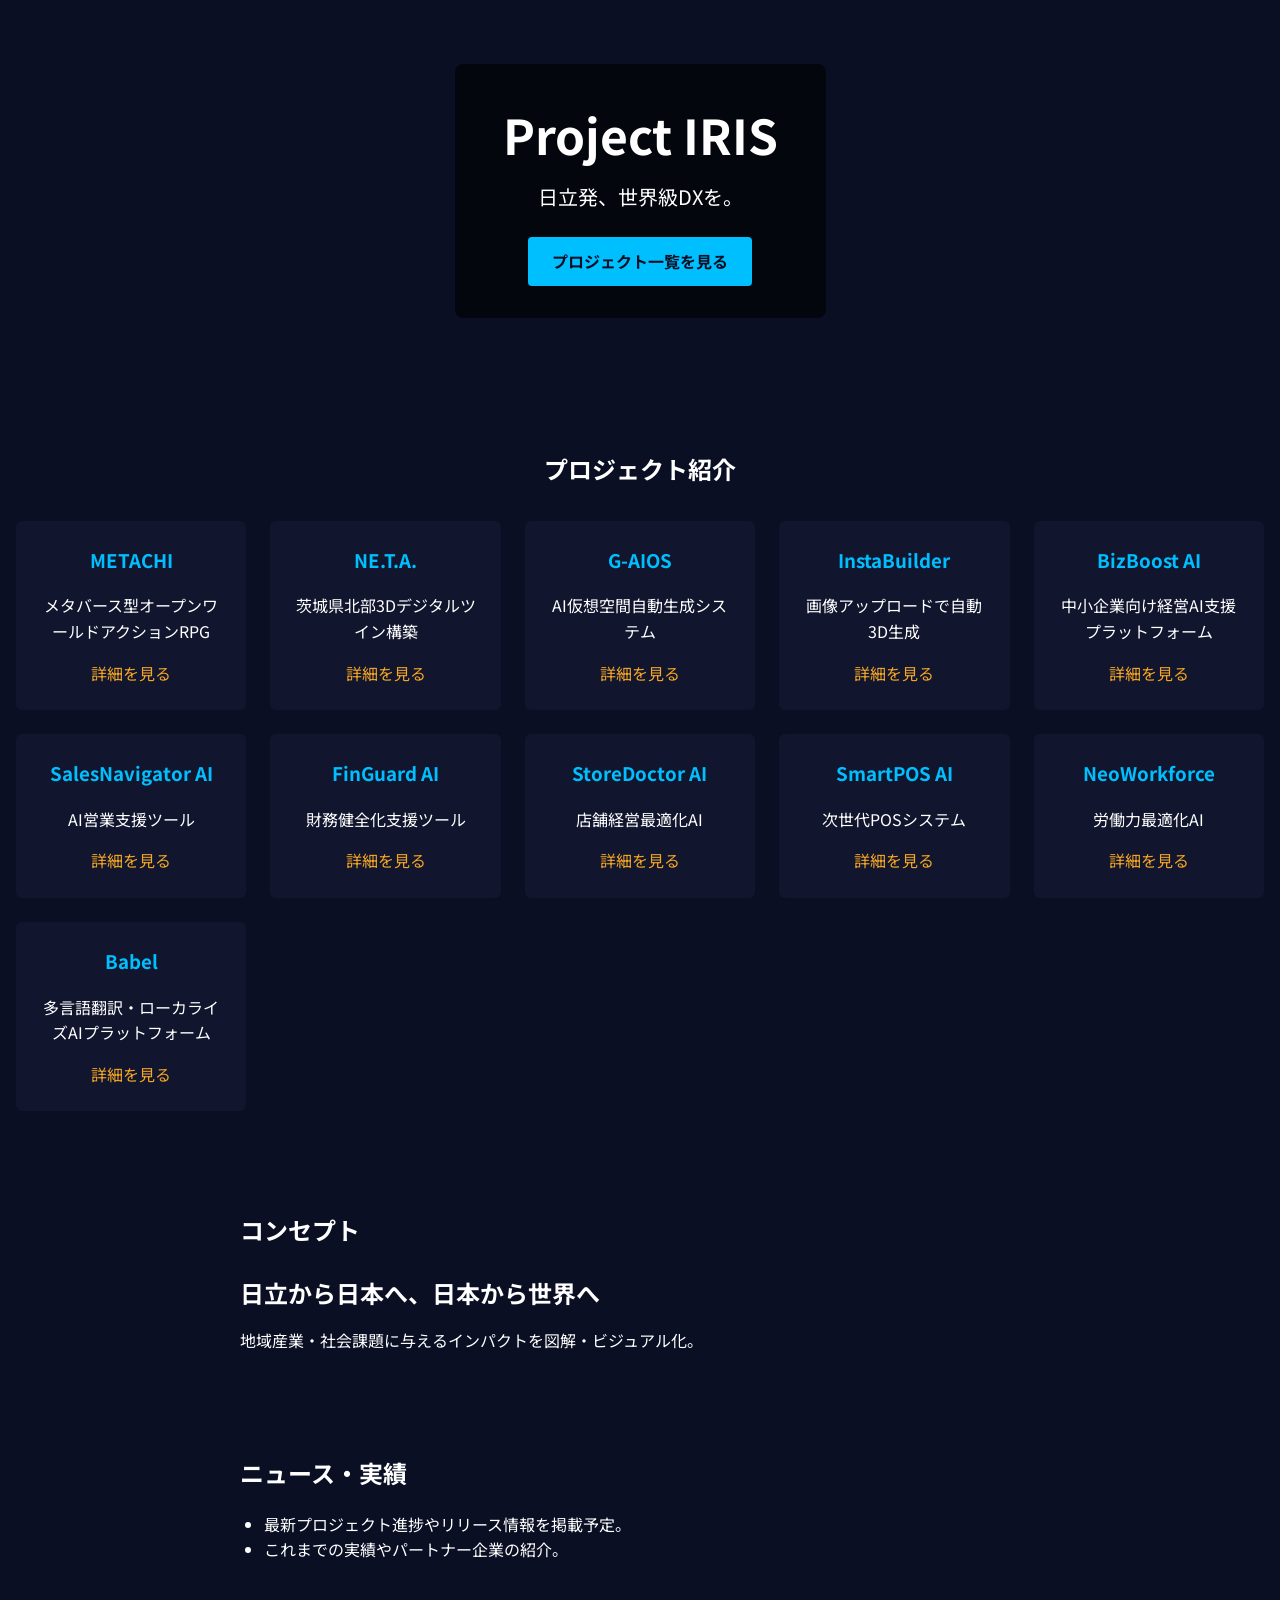
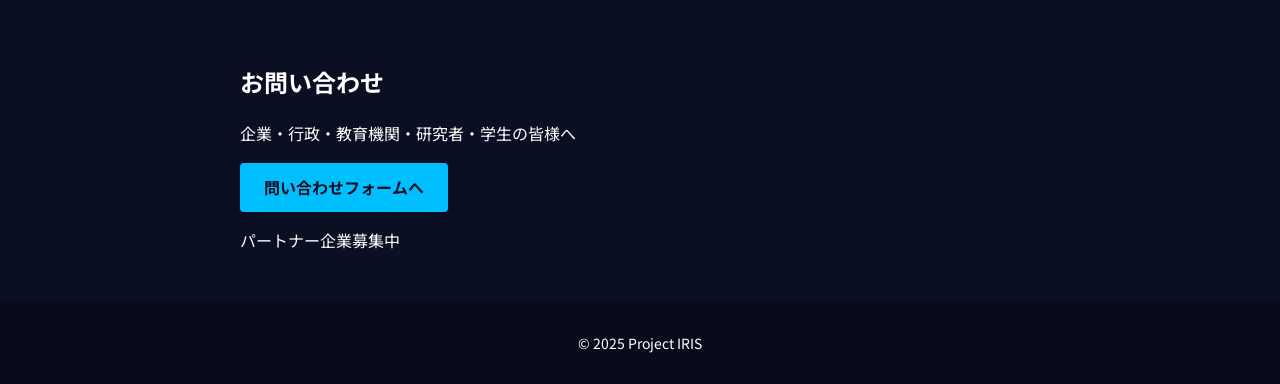
<file: index.html>
<!DOCTYPE html>
<html lang="ja">
<head>
    <meta charset="UTF-8">
    <meta name="viewport" content="width=device-width, initial-scale=1.0">
    <title>Project IRIS</title>
    <link rel="preconnect" href="https://fonts.googleapis.com">
    <link href="https://fonts.googleapis.com/css2?family=Roboto:wght@400;700&family=Inter:wght@400;700&family=Noto+Sans+JP:wght@400;700&display=swap" rel="stylesheet">
    <link rel="stylesheet" href="style.css">
</head>
<body>
    <header class="hero">
        <div class="hero-inner">
            <h1>Project IRIS</h1>
            <p class="tagline">日立発、世界級DXを。</p>
            <a href="#projects" class="cta">プロジェクト一覧を見る</a>
        </div>
    </header>

    <main>
        <section id="projects" class="projects">
            <h2>プロジェクト紹介</h2>
            <div class="project-grid">
                <div class="project-card">
                    <h3>METACHI</h3>
                    <p>メタバース型オープンワールドアクションRPG</p>
                    <a href="projects/metachi.html">詳細を見る</a>
                </div>
                <div class="project-card">
                    <h3>NE.T.A.</h3>
                    <p>茨城県北部3Dデジタルツイン構築</p>
                    <a href="projects/neta.html">詳細を見る</a>
                </div>
                <div class="project-card">
                    <h3>G-AIOS</h3>
                    <p>AI仮想空間自動生成システム</p>
                    <a href="projects/g-aios.html">詳細を見る</a>
                </div>
                <div class="project-card">
                    <h3>InstaBuilder</h3>
                    <p>画像アップロードで自動3D生成</p>
                    <a href="projects/instabuilder.html">詳細を見る</a>
                </div>
                <div class="project-card">
                    <h3>BizBoost AI</h3>
                    <p>中小企業向け経営AI支援プラットフォーム</p>
                    <a href="projects/bizboost-ai.html">詳細を見る</a>
                </div>
                <div class="project-card">
                    <h3>SalesNavigator AI</h3>
                    <p>AI営業支援ツール</p>
                    <a href="projects/salesnavigator-ai.html">詳細を見る</a>
                </div>
                <div class="project-card">
                    <h3>FinGuard AI</h3>
                    <p>財務健全化支援ツール</p>
                    <a href="projects/finguard-ai.html">詳細を見る</a>
                </div>
                <div class="project-card">
                    <h3>StoreDoctor AI</h3>
                    <p>店舗経営最適化AI</p>
                    <a href="projects/storedoctor-ai.html">詳細を見る</a>
                </div>
                <div class="project-card">
                    <h3>SmartPOS AI</h3>
                    <p>次世代POSシステム</p>
                    <a href="projects/smartpos-ai.html">詳細を見る</a>
                </div>
                <div class="project-card">
                    <h3>NeoWorkforce</h3>
                    <p>労働力最適化AI</p>
                    <a href="projects/neoworkforce.html">詳細を見る</a>
                </div>
                <div class="project-card">
                    <h3>Babel</h3>
                    <p>多言語翻訳・ローカライズAIプラットフォーム</p>
                    <a href="projects/babel.html">詳細を見る</a>
                </div>
            </div>
        </section>

        <section class="concept">
            <h2>コンセプト</h2>
            <p class="catch">日立から日本へ、日本から世界へ</p>
            <p>地域産業・社会課題に与えるインパクトを図解・ビジュアル化。</p>
        </section>

        <section class="news">
            <h2>ニュース・実績</h2>
            <ul>
                <li>最新プロジェクト進捗やリリース情報を掲載予定。</li>
                <li>これまでの実績やパートナー企業の紹介。</li>
            </ul>
        </section>

        <section id="contact" class="contact">
            <h2>お問い合わせ</h2>
            <p>企業・行政・教育機関・研究者・学生の皆様へ</p>
            <a href="mailto:info@example.com" class="cta">問い合わせフォームへ</a>
            <p>パートナー企業募集中</p>
        </section>
    </main>

    <footer>
        <p>&copy; 2025 Project IRIS</p>
    </footer>
</body>
</html>
</file>
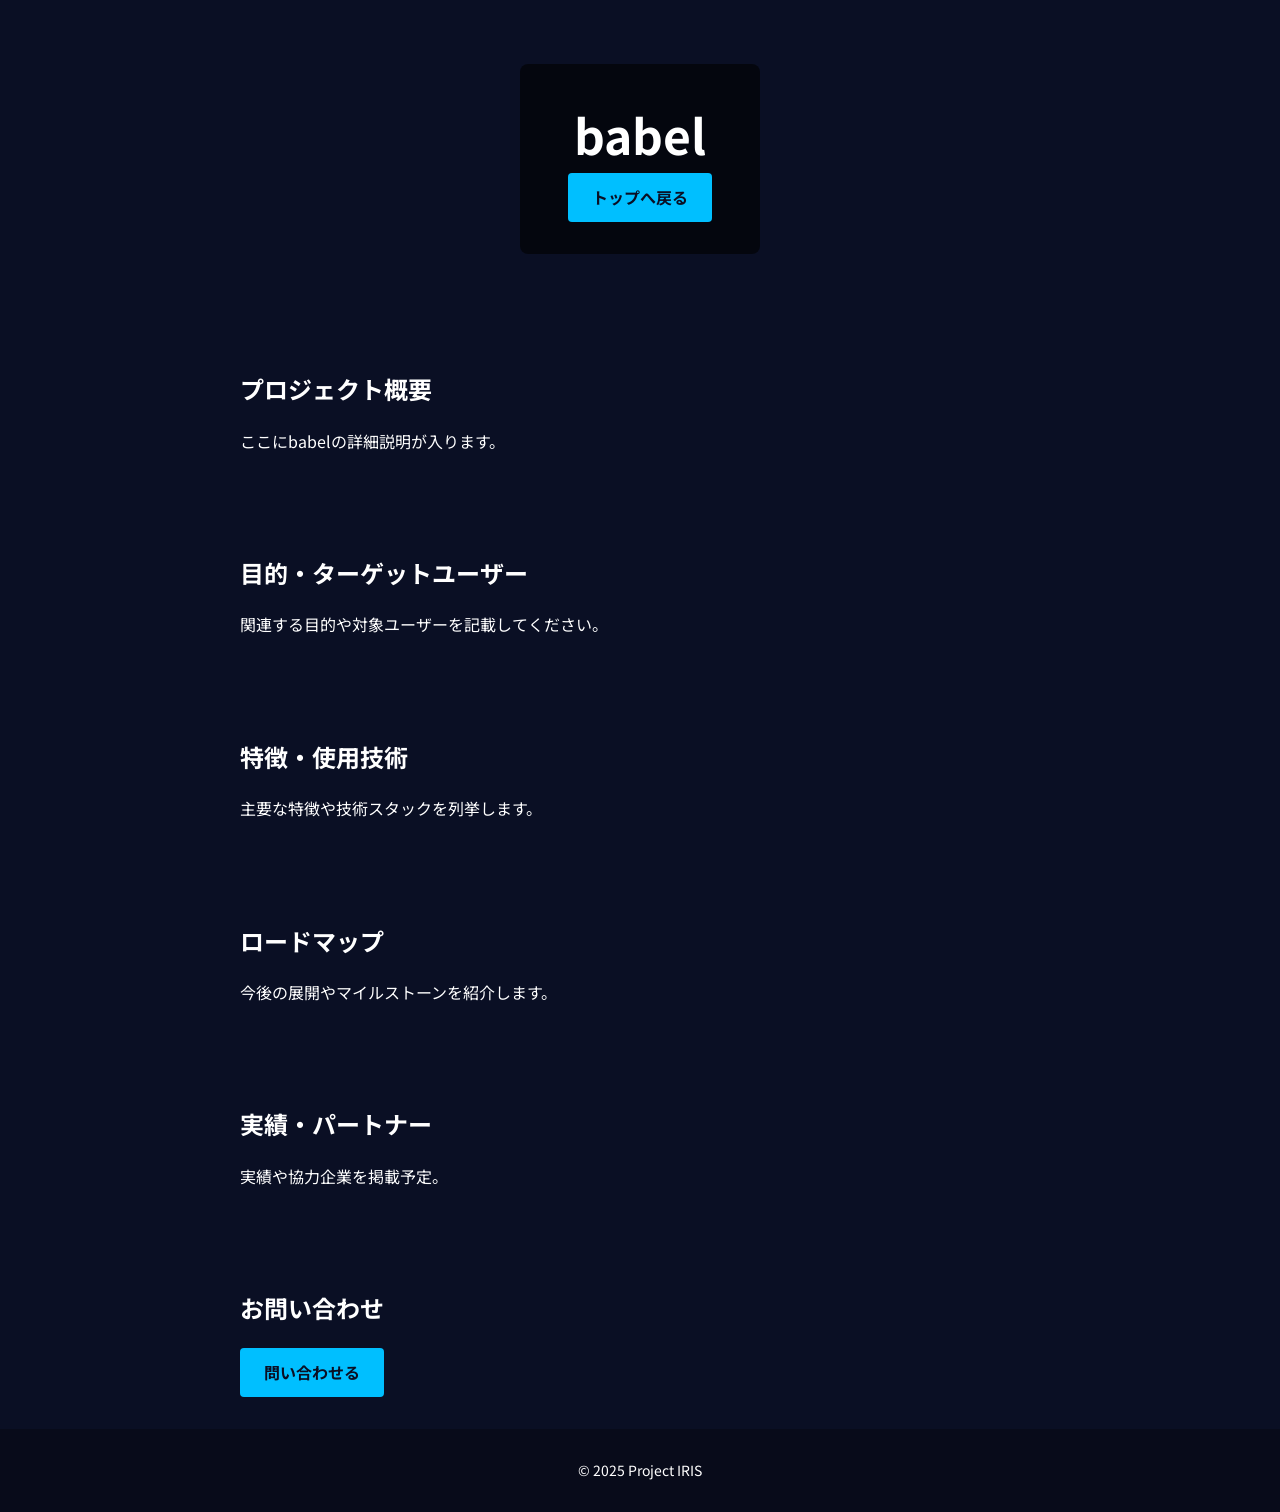
<file: projects/babel.html>
<!DOCTYPE html>
<html lang="ja">
<head>
    <meta charset="UTF-8">
    <meta name="viewport" content="width=device-width, initial-scale=1.0">
    <title>Project IRIS - babel</title>
    <link rel="preconnect" href="https://fonts.googleapis.com">
    <link href="https://fonts.googleapis.com/css2?family=Roboto:wght@400;700&family=Inter:wght@400;700&family=Noto+Sans+JP:wght@400;700&display=swap" rel="stylesheet">
    <link rel="stylesheet" href="../style.css">
</head>
<body>
    <header class="hero">
        <div class="hero-inner">
            <h1>babel</h1>
            <a href="../index.html" class="cta">トップへ戻る</a>
        </div>
    </header>
    <main>
        <section class="concept">
            <h2>プロジェクト概要</h2>
            <p>ここにbabelの詳細説明が入ります。</p>
        </section>
        <section class="concept">
            <h2>目的・ターゲットユーザー</h2>
            <p>関連する目的や対象ユーザーを記載してください。</p>
        </section>
        <section class="concept">
            <h2>特徴・使用技術</h2>
            <p>主要な特徴や技術スタックを列挙します。</p>
        </section>
        <section class="concept">
            <h2>ロードマップ</h2>
            <p>今後の展開やマイルストーンを紹介します。</p>
        </section>
        <section class="concept">
            <h2>実績・パートナー</h2>
            <p>実績や協力企業を掲載予定。</p>
        </section>
        <section class="contact">
            <h2>お問い合わせ</h2>
            <a href="mailto:info@example.com" class="cta">問い合わせる</a>
        </section>
    </main>
    <footer>
        <p>&copy; 2025 Project IRIS</p>
    </footer>
</body>
</html>
</file>
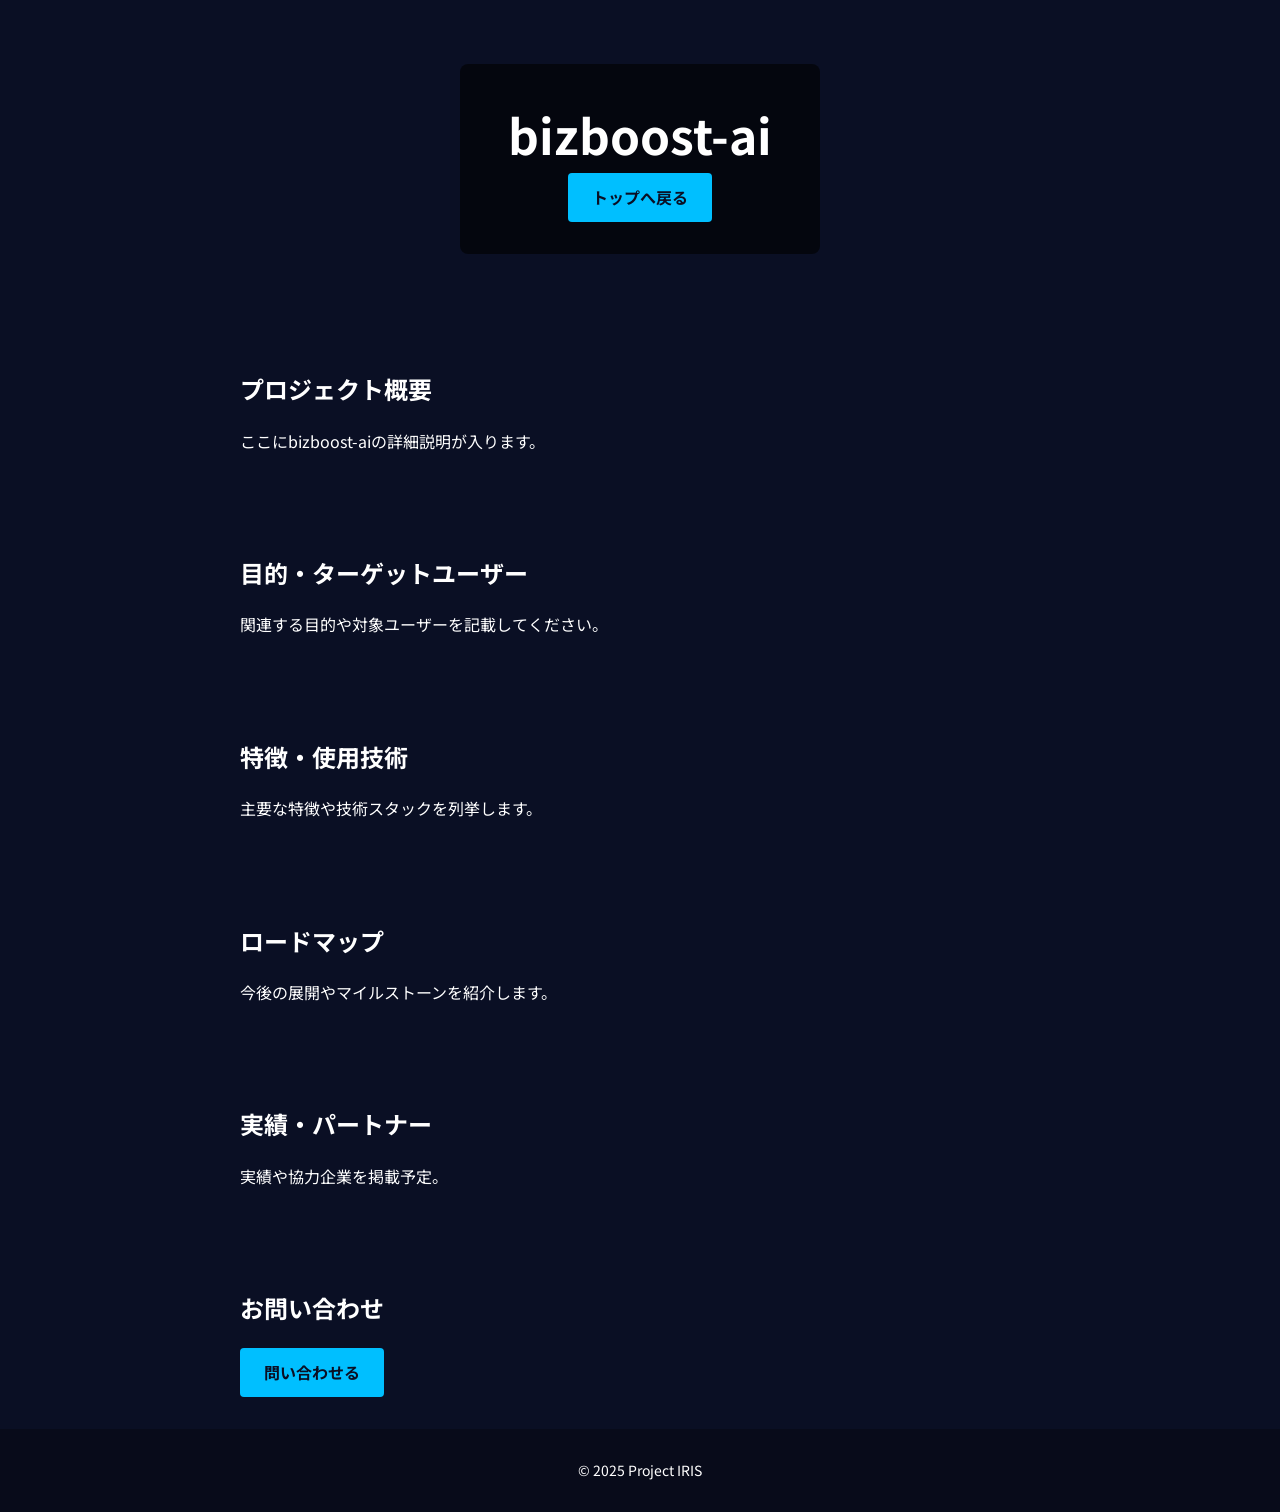
<file: projects/bizboost-ai.html>
<!DOCTYPE html>
<html lang="ja">
<head>
    <meta charset="UTF-8">
    <meta name="viewport" content="width=device-width, initial-scale=1.0">
    <title>Project IRIS - bizboost-ai</title>
    <link rel="preconnect" href="https://fonts.googleapis.com">
    <link href="https://fonts.googleapis.com/css2?family=Roboto:wght@400;700&family=Inter:wght@400;700&family=Noto+Sans+JP:wght@400;700&display=swap" rel="stylesheet">
    <link rel="stylesheet" href="../style.css">
</head>
<body>
    <header class="hero">
        <div class="hero-inner">
            <h1>bizboost-ai</h1>
            <a href="../index.html" class="cta">トップへ戻る</a>
        </div>
    </header>
    <main>
        <section class="concept">
            <h2>プロジェクト概要</h2>
            <p>ここにbizboost-aiの詳細説明が入ります。</p>
        </section>
        <section class="concept">
            <h2>目的・ターゲットユーザー</h2>
            <p>関連する目的や対象ユーザーを記載してください。</p>
        </section>
        <section class="concept">
            <h2>特徴・使用技術</h2>
            <p>主要な特徴や技術スタックを列挙します。</p>
        </section>
        <section class="concept">
            <h2>ロードマップ</h2>
            <p>今後の展開やマイルストーンを紹介します。</p>
        </section>
        <section class="concept">
            <h2>実績・パートナー</h2>
            <p>実績や協力企業を掲載予定。</p>
        </section>
        <section class="contact">
            <h2>お問い合わせ</h2>
            <a href="mailto:info@example.com" class="cta">問い合わせる</a>
        </section>
    </main>
    <footer>
        <p>&copy; 2025 Project IRIS</p>
    </footer>
</body>
</html>
</file>
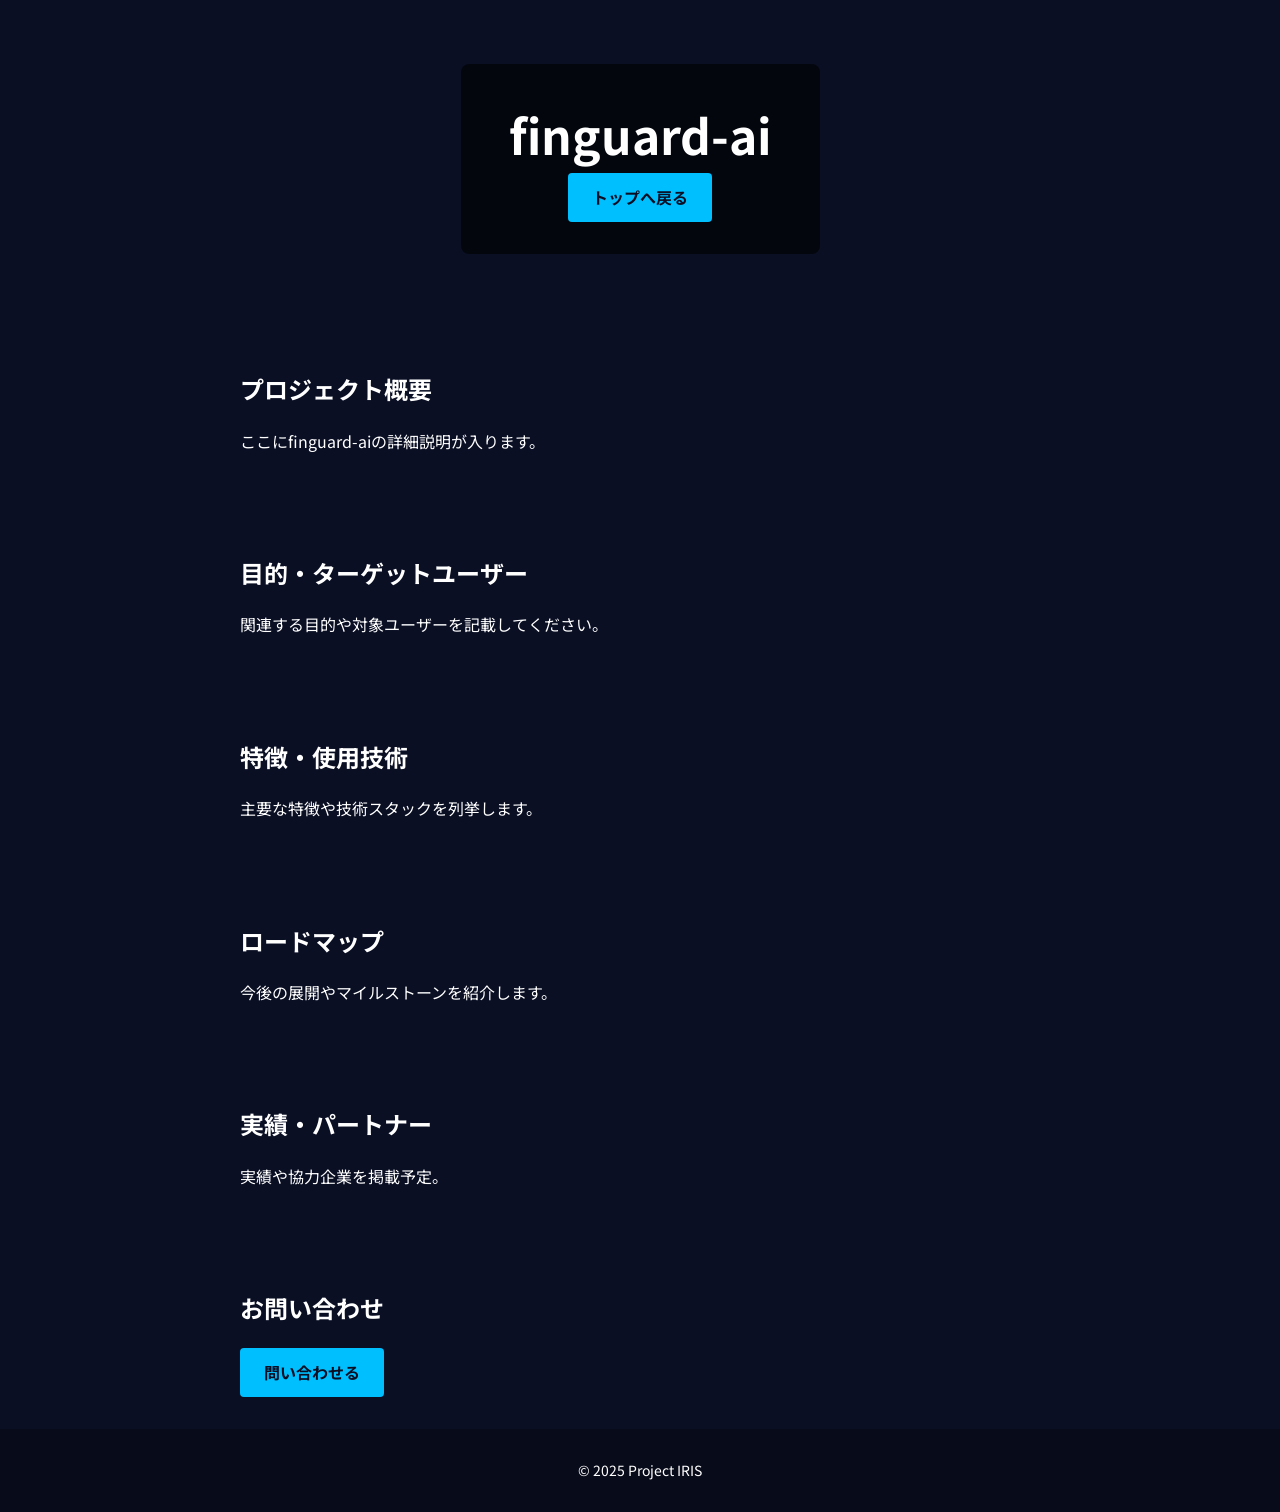
<file: projects/finguard-ai.html>
<!DOCTYPE html>
<html lang="ja">
<head>
    <meta charset="UTF-8">
    <meta name="viewport" content="width=device-width, initial-scale=1.0">
    <title>Project IRIS - finguard-ai</title>
    <link rel="preconnect" href="https://fonts.googleapis.com">
    <link href="https://fonts.googleapis.com/css2?family=Roboto:wght@400;700&family=Inter:wght@400;700&family=Noto+Sans+JP:wght@400;700&display=swap" rel="stylesheet">
    <link rel="stylesheet" href="../style.css">
</head>
<body>
    <header class="hero">
        <div class="hero-inner">
            <h1>finguard-ai</h1>
            <a href="../index.html" class="cta">トップへ戻る</a>
        </div>
    </header>
    <main>
        <section class="concept">
            <h2>プロジェクト概要</h2>
            <p>ここにfinguard-aiの詳細説明が入ります。</p>
        </section>
        <section class="concept">
            <h2>目的・ターゲットユーザー</h2>
            <p>関連する目的や対象ユーザーを記載してください。</p>
        </section>
        <section class="concept">
            <h2>特徴・使用技術</h2>
            <p>主要な特徴や技術スタックを列挙します。</p>
        </section>
        <section class="concept">
            <h2>ロードマップ</h2>
            <p>今後の展開やマイルストーンを紹介します。</p>
        </section>
        <section class="concept">
            <h2>実績・パートナー</h2>
            <p>実績や協力企業を掲載予定。</p>
        </section>
        <section class="contact">
            <h2>お問い合わせ</h2>
            <a href="mailto:info@example.com" class="cta">問い合わせる</a>
        </section>
    </main>
    <footer>
        <p>&copy; 2025 Project IRIS</p>
    </footer>
</body>
</html>
</file>
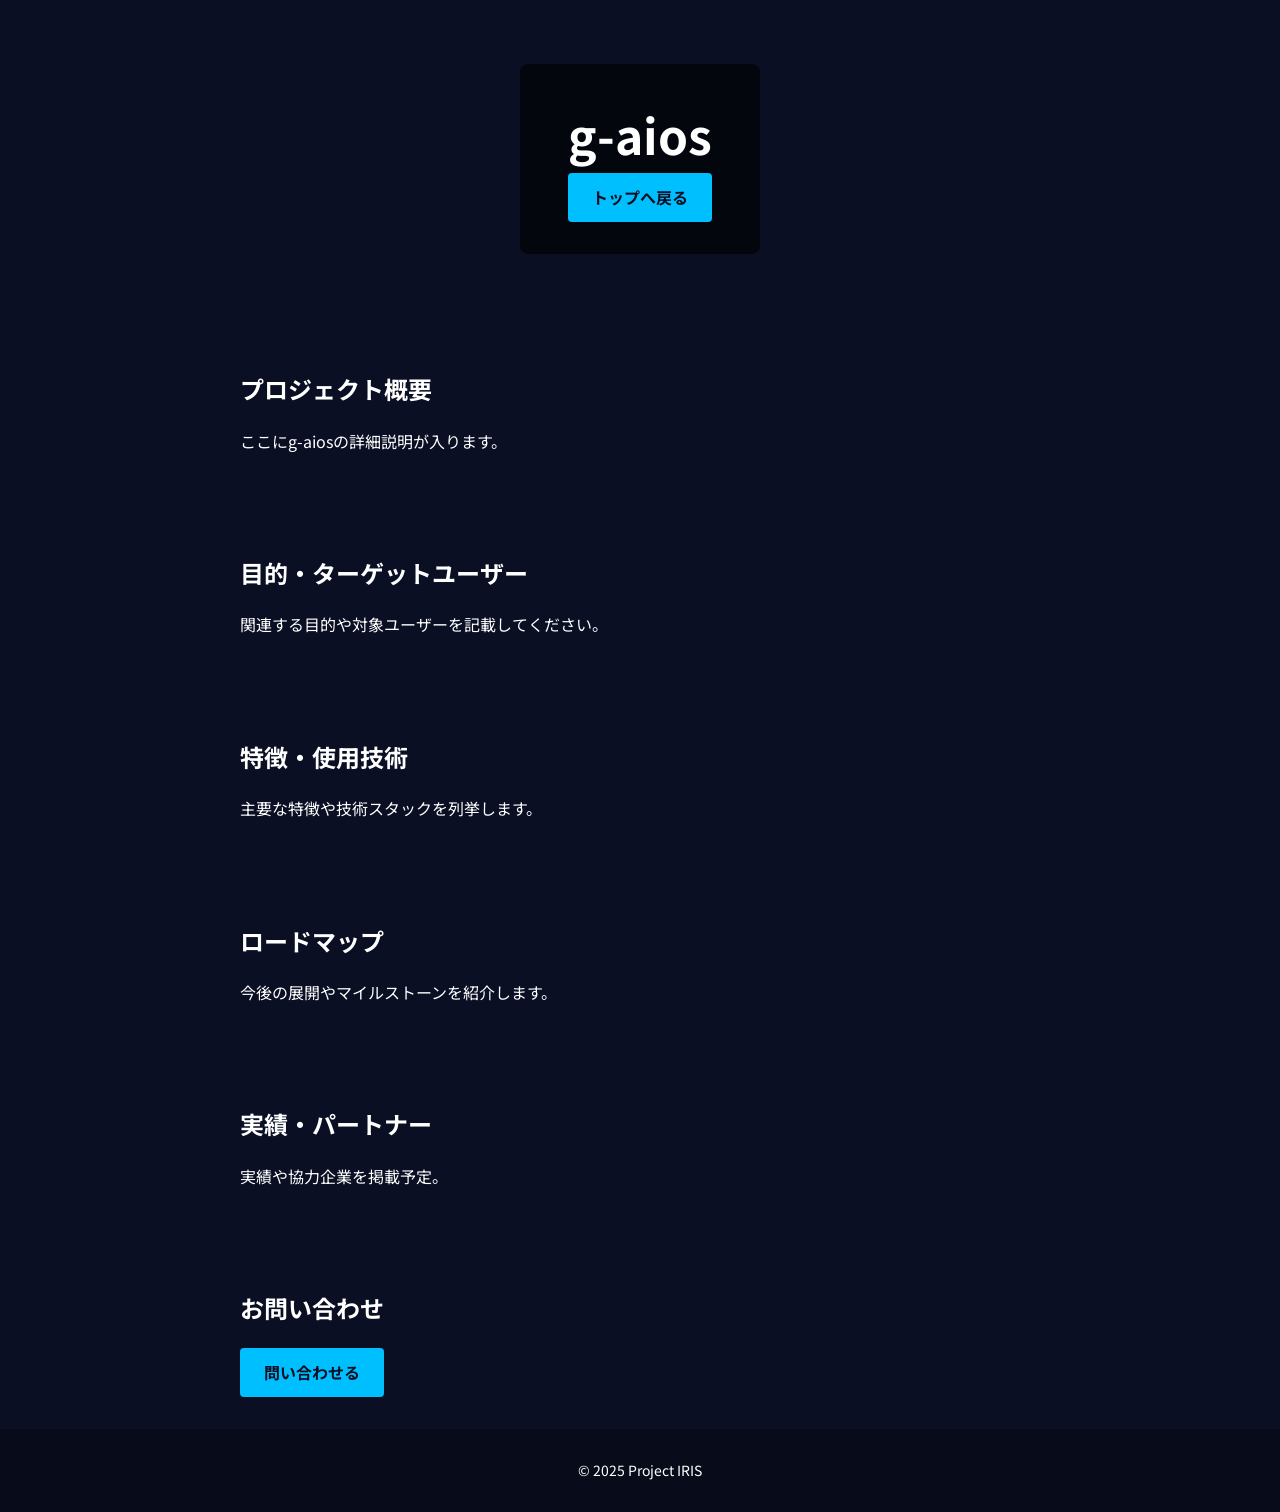
<file: projects/g-aios.html>
<!DOCTYPE html>
<html lang="ja">
<head>
    <meta charset="UTF-8">
    <meta name="viewport" content="width=device-width, initial-scale=1.0">
    <title>Project IRIS - g-aios</title>
    <link rel="preconnect" href="https://fonts.googleapis.com">
    <link href="https://fonts.googleapis.com/css2?family=Roboto:wght@400;700&family=Inter:wght@400;700&family=Noto+Sans+JP:wght@400;700&display=swap" rel="stylesheet">
    <link rel="stylesheet" href="../style.css">
</head>
<body>
    <header class="hero">
        <div class="hero-inner">
            <h1>g-aios</h1>
            <a href="../index.html" class="cta">トップへ戻る</a>
        </div>
    </header>
    <main>
        <section class="concept">
            <h2>プロジェクト概要</h2>
            <p>ここにg-aiosの詳細説明が入ります。</p>
        </section>
        <section class="concept">
            <h2>目的・ターゲットユーザー</h2>
            <p>関連する目的や対象ユーザーを記載してください。</p>
        </section>
        <section class="concept">
            <h2>特徴・使用技術</h2>
            <p>主要な特徴や技術スタックを列挙します。</p>
        </section>
        <section class="concept">
            <h2>ロードマップ</h2>
            <p>今後の展開やマイルストーンを紹介します。</p>
        </section>
        <section class="concept">
            <h2>実績・パートナー</h2>
            <p>実績や協力企業を掲載予定。</p>
        </section>
        <section class="contact">
            <h2>お問い合わせ</h2>
            <a href="mailto:info@example.com" class="cta">問い合わせる</a>
        </section>
    </main>
    <footer>
        <p>&copy; 2025 Project IRIS</p>
    </footer>
</body>
</html>
</file>
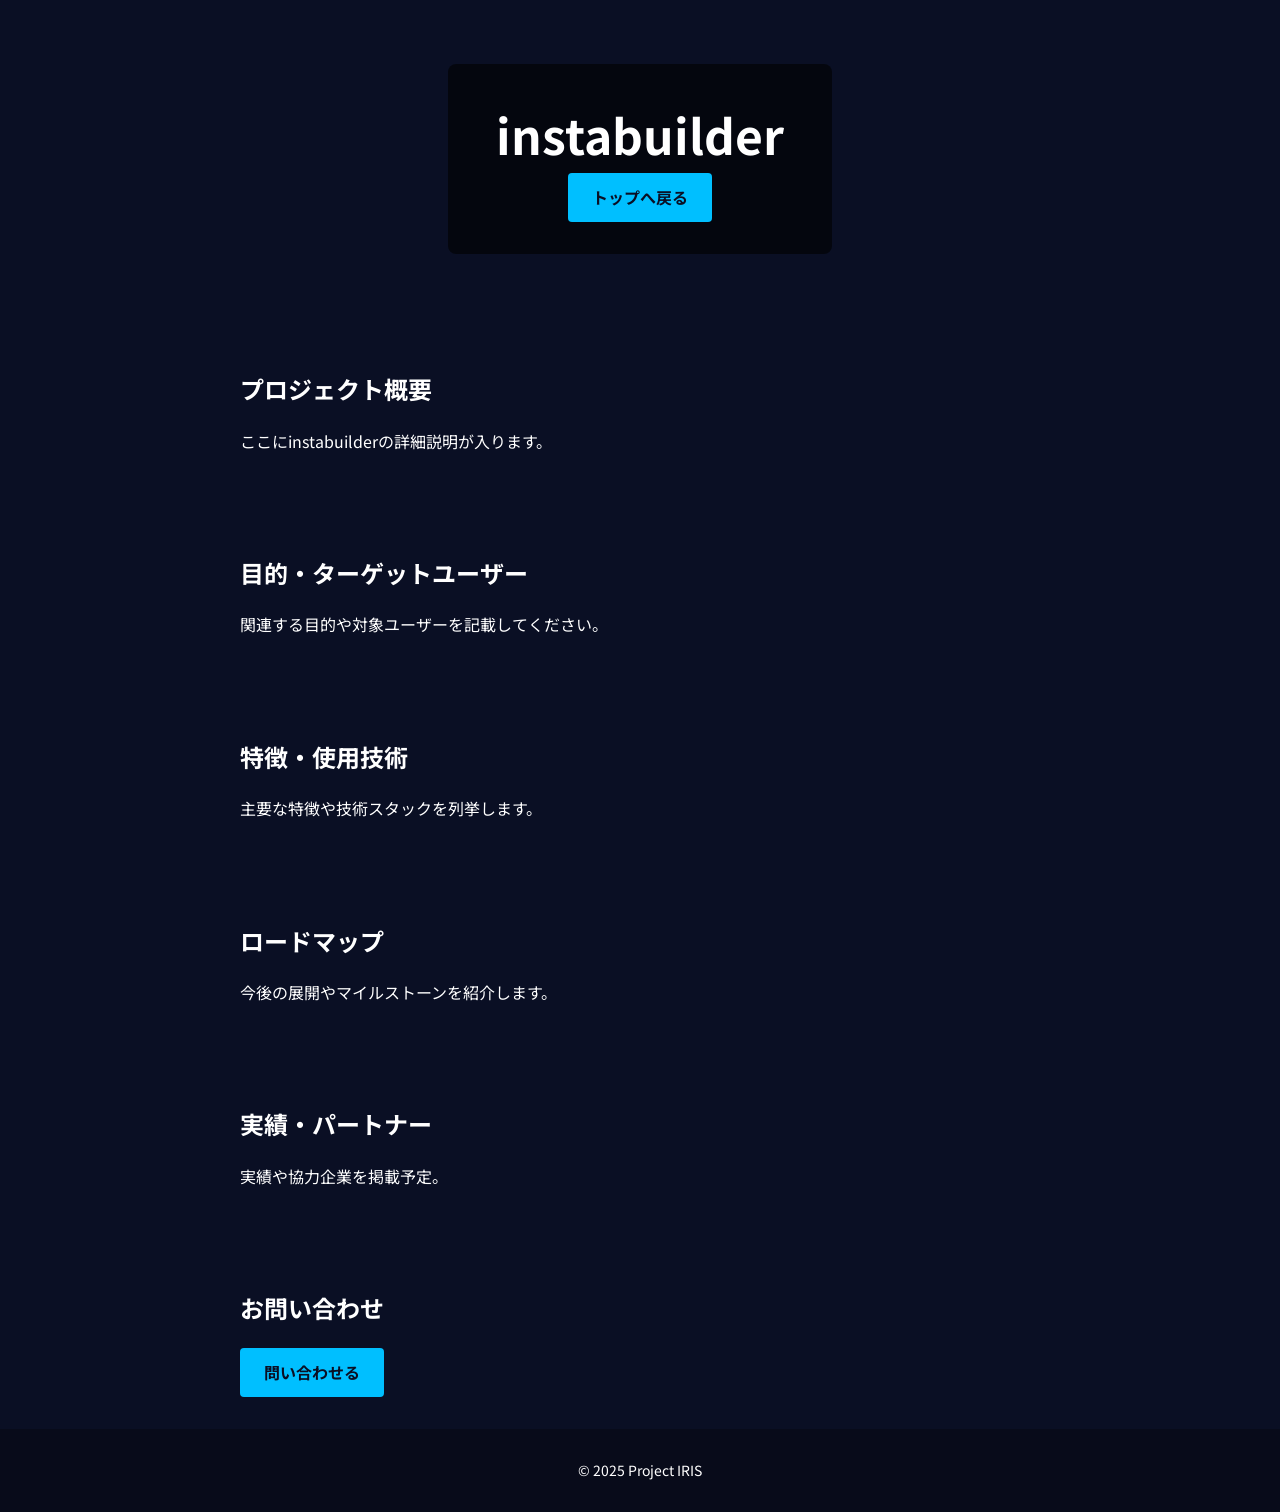
<file: projects/instabuilder.html>
<!DOCTYPE html>
<html lang="ja">
<head>
    <meta charset="UTF-8">
    <meta name="viewport" content="width=device-width, initial-scale=1.0">
    <title>Project IRIS - instabuilder</title>
    <link rel="preconnect" href="https://fonts.googleapis.com">
    <link href="https://fonts.googleapis.com/css2?family=Roboto:wght@400;700&family=Inter:wght@400;700&family=Noto+Sans+JP:wght@400;700&display=swap" rel="stylesheet">
    <link rel="stylesheet" href="../style.css">
</head>
<body>
    <header class="hero">
        <div class="hero-inner">
            <h1>instabuilder</h1>
            <a href="../index.html" class="cta">トップへ戻る</a>
        </div>
    </header>
    <main>
        <section class="concept">
            <h2>プロジェクト概要</h2>
            <p>ここにinstabuilderの詳細説明が入ります。</p>
        </section>
        <section class="concept">
            <h2>目的・ターゲットユーザー</h2>
            <p>関連する目的や対象ユーザーを記載してください。</p>
        </section>
        <section class="concept">
            <h2>特徴・使用技術</h2>
            <p>主要な特徴や技術スタックを列挙します。</p>
        </section>
        <section class="concept">
            <h2>ロードマップ</h2>
            <p>今後の展開やマイルストーンを紹介します。</p>
        </section>
        <section class="concept">
            <h2>実績・パートナー</h2>
            <p>実績や協力企業を掲載予定。</p>
        </section>
        <section class="contact">
            <h2>お問い合わせ</h2>
            <a href="mailto:info@example.com" class="cta">問い合わせる</a>
        </section>
    </main>
    <footer>
        <p>&copy; 2025 Project IRIS</p>
    </footer>
</body>
</html>
</file>
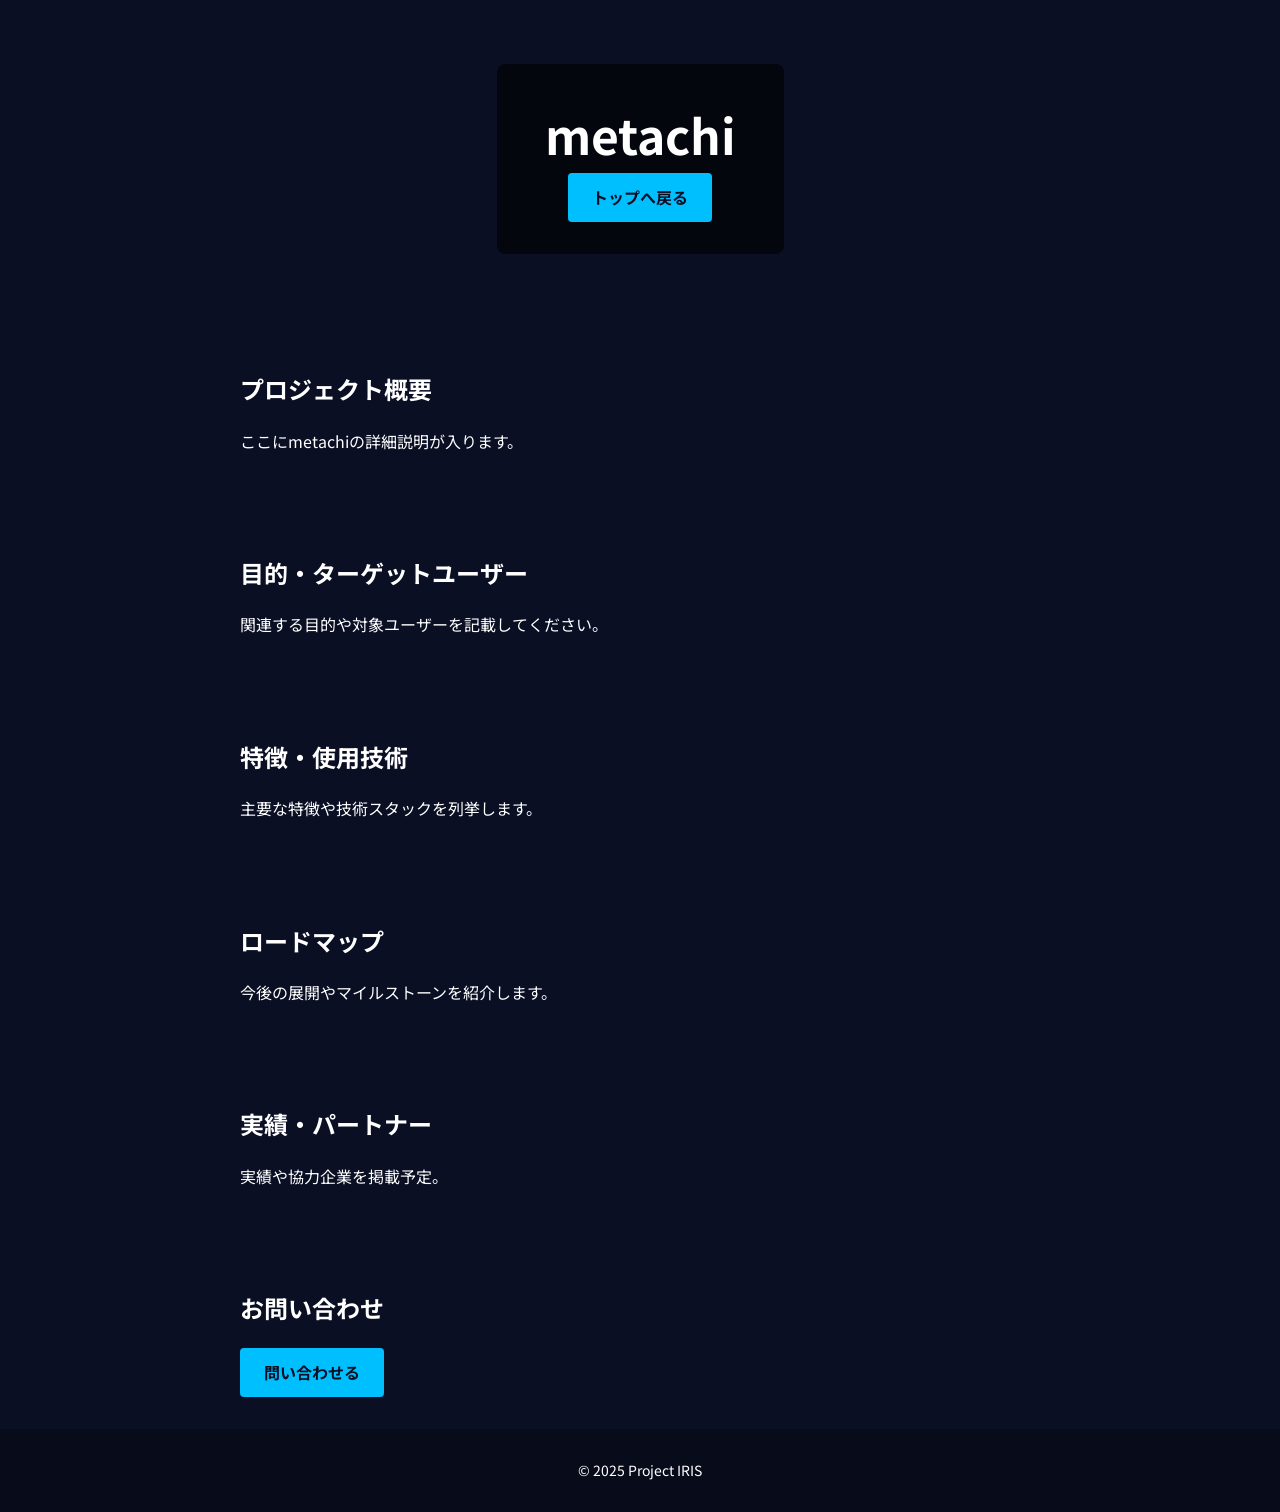
<file: projects/metachi.html>
<!DOCTYPE html>
<html lang="ja">
<head>
    <meta charset="UTF-8">
    <meta name="viewport" content="width=device-width, initial-scale=1.0">
    <title>Project IRIS - metachi</title>
    <link rel="preconnect" href="https://fonts.googleapis.com">
    <link href="https://fonts.googleapis.com/css2?family=Roboto:wght@400;700&family=Inter:wght@400;700&family=Noto+Sans+JP:wght@400;700&display=swap" rel="stylesheet">
    <link rel="stylesheet" href="../style.css">
</head>
<body>
    <header class="hero">
        <div class="hero-inner">
            <h1>metachi</h1>
            <a href="../index.html" class="cta">トップへ戻る</a>
        </div>
    </header>
    <main>
        <section class="concept">
            <h2>プロジェクト概要</h2>
            <p>ここにmetachiの詳細説明が入ります。</p>
        </section>
        <section class="concept">
            <h2>目的・ターゲットユーザー</h2>
            <p>関連する目的や対象ユーザーを記載してください。</p>
        </section>
        <section class="concept">
            <h2>特徴・使用技術</h2>
            <p>主要な特徴や技術スタックを列挙します。</p>
        </section>
        <section class="concept">
            <h2>ロードマップ</h2>
            <p>今後の展開やマイルストーンを紹介します。</p>
        </section>
        <section class="concept">
            <h2>実績・パートナー</h2>
            <p>実績や協力企業を掲載予定。</p>
        </section>
        <section class="contact">
            <h2>お問い合わせ</h2>
            <a href="mailto:info@example.com" class="cta">問い合わせる</a>
        </section>
    </main>
    <footer>
        <p>&copy; 2025 Project IRIS</p>
    </footer>
</body>
</html>
</file>
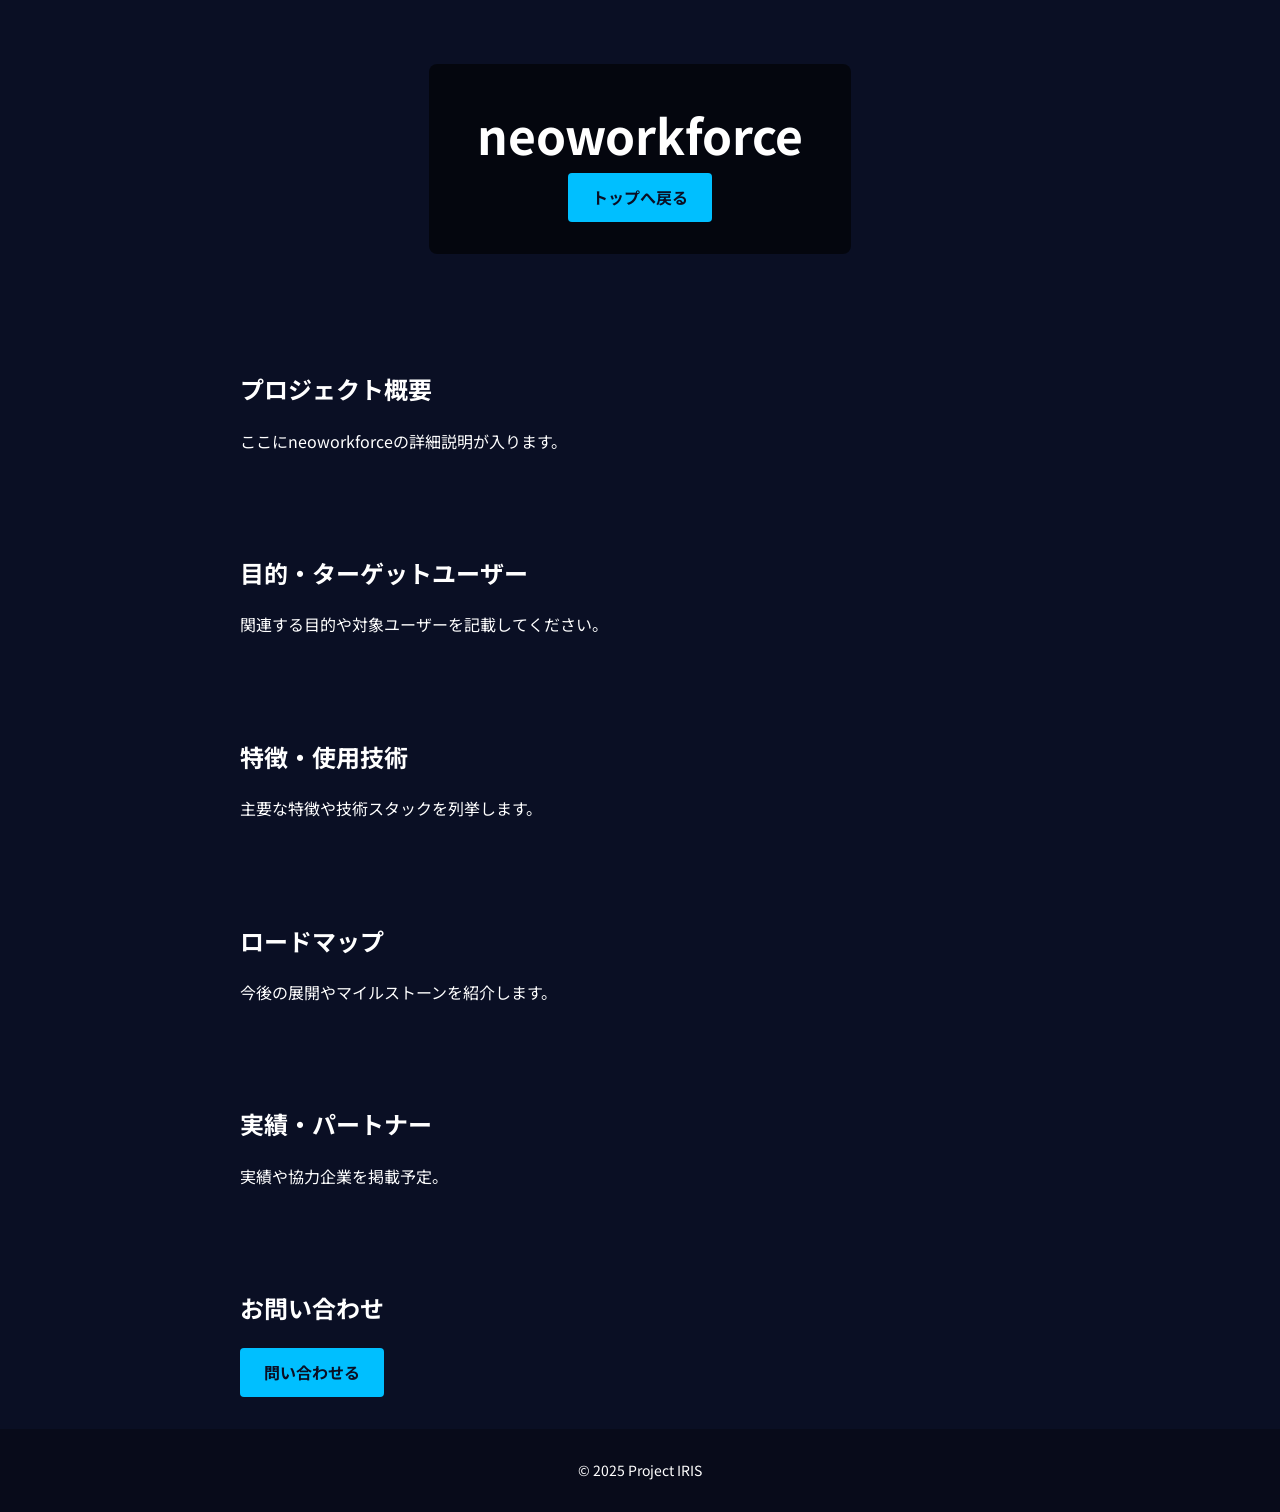
<file: projects/neoworkforce.html>
<!DOCTYPE html>
<html lang="ja">
<head>
    <meta charset="UTF-8">
    <meta name="viewport" content="width=device-width, initial-scale=1.0">
    <title>Project IRIS - neoworkforce</title>
    <link rel="preconnect" href="https://fonts.googleapis.com">
    <link href="https://fonts.googleapis.com/css2?family=Roboto:wght@400;700&family=Inter:wght@400;700&family=Noto+Sans+JP:wght@400;700&display=swap" rel="stylesheet">
    <link rel="stylesheet" href="../style.css">
</head>
<body>
    <header class="hero">
        <div class="hero-inner">
            <h1>neoworkforce</h1>
            <a href="../index.html" class="cta">トップへ戻る</a>
        </div>
    </header>
    <main>
        <section class="concept">
            <h2>プロジェクト概要</h2>
            <p>ここにneoworkforceの詳細説明が入ります。</p>
        </section>
        <section class="concept">
            <h2>目的・ターゲットユーザー</h2>
            <p>関連する目的や対象ユーザーを記載してください。</p>
        </section>
        <section class="concept">
            <h2>特徴・使用技術</h2>
            <p>主要な特徴や技術スタックを列挙します。</p>
        </section>
        <section class="concept">
            <h2>ロードマップ</h2>
            <p>今後の展開やマイルストーンを紹介します。</p>
        </section>
        <section class="concept">
            <h2>実績・パートナー</h2>
            <p>実績や協力企業を掲載予定。</p>
        </section>
        <section class="contact">
            <h2>お問い合わせ</h2>
            <a href="mailto:info@example.com" class="cta">問い合わせる</a>
        </section>
    </main>
    <footer>
        <p>&copy; 2025 Project IRIS</p>
    </footer>
</body>
</html>
</file>
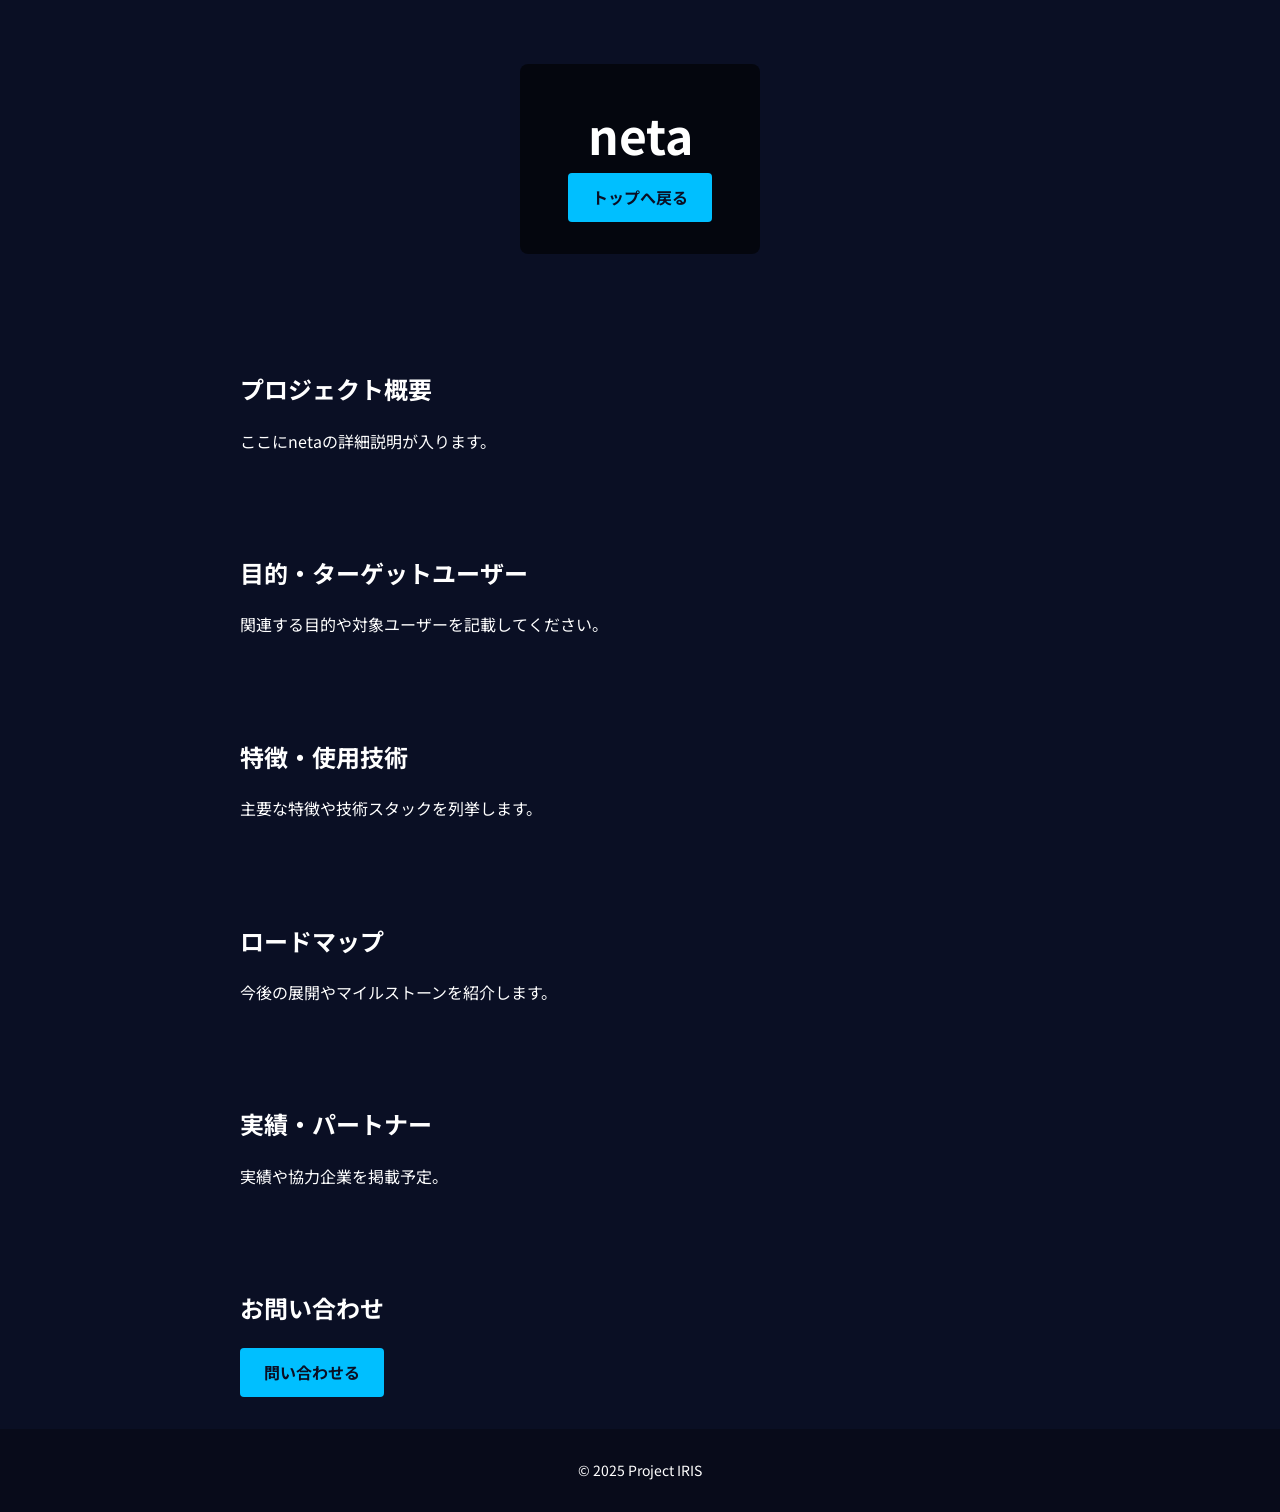
<file: projects/neta.html>
<!DOCTYPE html>
<html lang="ja">
<head>
    <meta charset="UTF-8">
    <meta name="viewport" content="width=device-width, initial-scale=1.0">
    <title>Project IRIS - neta</title>
    <link rel="preconnect" href="https://fonts.googleapis.com">
    <link href="https://fonts.googleapis.com/css2?family=Roboto:wght@400;700&family=Inter:wght@400;700&family=Noto+Sans+JP:wght@400;700&display=swap" rel="stylesheet">
    <link rel="stylesheet" href="../style.css">
</head>
<body>
    <header class="hero">
        <div class="hero-inner">
            <h1>neta</h1>
            <a href="../index.html" class="cta">トップへ戻る</a>
        </div>
    </header>
    <main>
        <section class="concept">
            <h2>プロジェクト概要</h2>
            <p>ここにnetaの詳細説明が入ります。</p>
        </section>
        <section class="concept">
            <h2>目的・ターゲットユーザー</h2>
            <p>関連する目的や対象ユーザーを記載してください。</p>
        </section>
        <section class="concept">
            <h2>特徴・使用技術</h2>
            <p>主要な特徴や技術スタックを列挙します。</p>
        </section>
        <section class="concept">
            <h2>ロードマップ</h2>
            <p>今後の展開やマイルストーンを紹介します。</p>
        </section>
        <section class="concept">
            <h2>実績・パートナー</h2>
            <p>実績や協力企業を掲載予定。</p>
        </section>
        <section class="contact">
            <h2>お問い合わせ</h2>
            <a href="mailto:info@example.com" class="cta">問い合わせる</a>
        </section>
    </main>
    <footer>
        <p>&copy; 2025 Project IRIS</p>
    </footer>
</body>
</html>
</file>
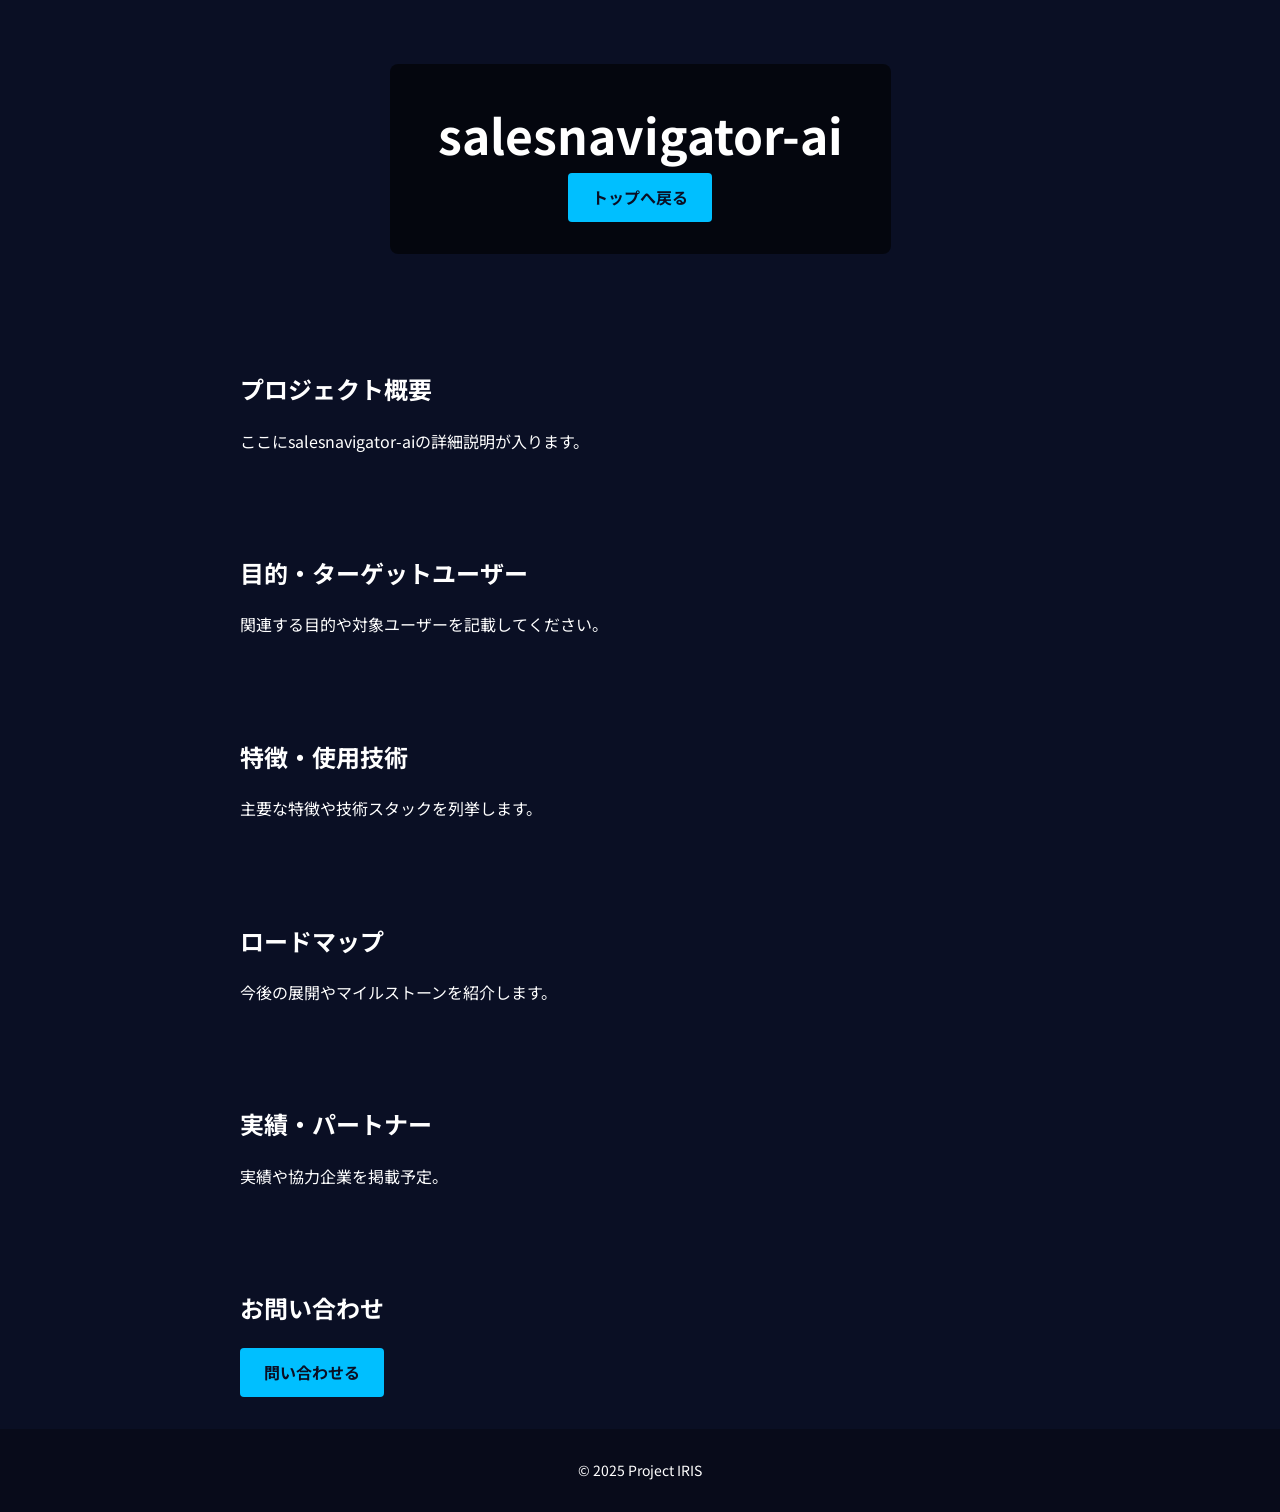
<file: projects/salesnavigator-ai.html>
<!DOCTYPE html>
<html lang="ja">
<head>
    <meta charset="UTF-8">
    <meta name="viewport" content="width=device-width, initial-scale=1.0">
    <title>Project IRIS - salesnavigator-ai</title>
    <link rel="preconnect" href="https://fonts.googleapis.com">
    <link href="https://fonts.googleapis.com/css2?family=Roboto:wght@400;700&family=Inter:wght@400;700&family=Noto+Sans+JP:wght@400;700&display=swap" rel="stylesheet">
    <link rel="stylesheet" href="../style.css">
</head>
<body>
    <header class="hero">
        <div class="hero-inner">
            <h1>salesnavigator-ai</h1>
            <a href="../index.html" class="cta">トップへ戻る</a>
        </div>
    </header>
    <main>
        <section class="concept">
            <h2>プロジェクト概要</h2>
            <p>ここにsalesnavigator-aiの詳細説明が入ります。</p>
        </section>
        <section class="concept">
            <h2>目的・ターゲットユーザー</h2>
            <p>関連する目的や対象ユーザーを記載してください。</p>
        </section>
        <section class="concept">
            <h2>特徴・使用技術</h2>
            <p>主要な特徴や技術スタックを列挙します。</p>
        </section>
        <section class="concept">
            <h2>ロードマップ</h2>
            <p>今後の展開やマイルストーンを紹介します。</p>
        </section>
        <section class="concept">
            <h2>実績・パートナー</h2>
            <p>実績や協力企業を掲載予定。</p>
        </section>
        <section class="contact">
            <h2>お問い合わせ</h2>
            <a href="mailto:info@example.com" class="cta">問い合わせる</a>
        </section>
    </main>
    <footer>
        <p>&copy; 2025 Project IRIS</p>
    </footer>
</body>
</html>
</file>
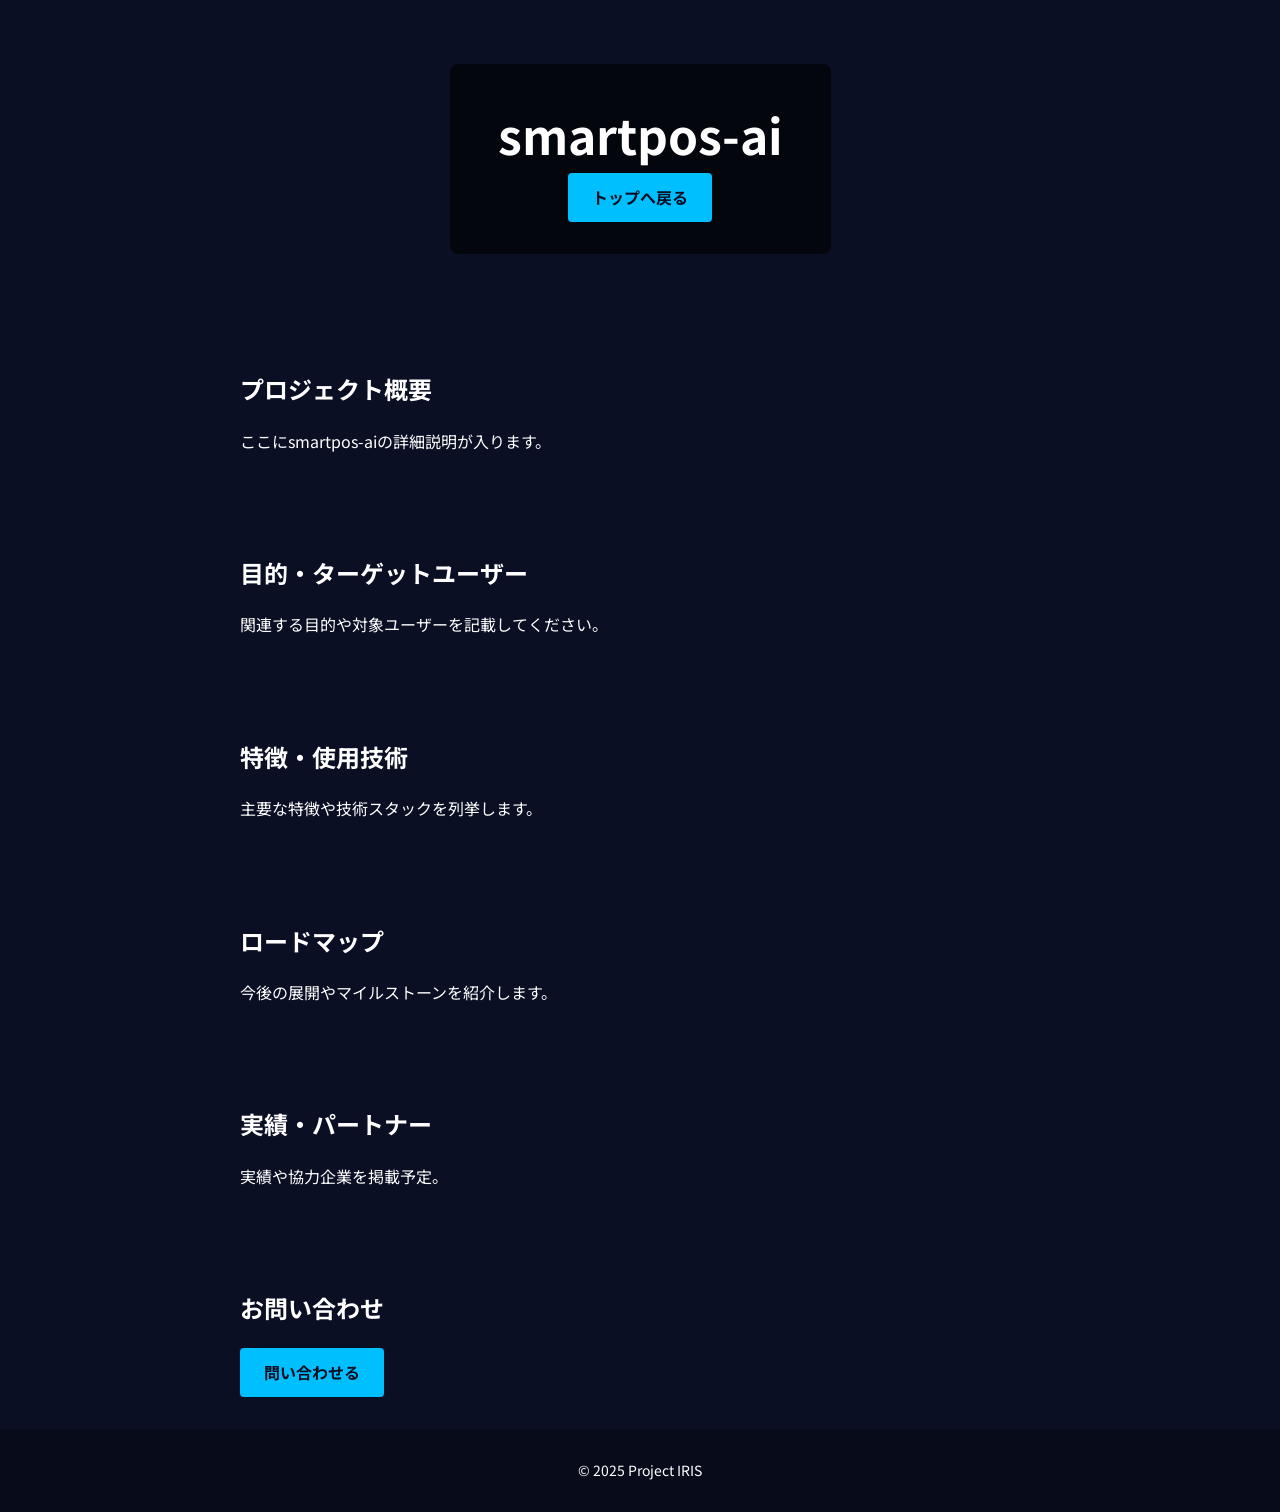
<file: projects/smartpos-ai.html>
<!DOCTYPE html>
<html lang="ja">
<head>
    <meta charset="UTF-8">
    <meta name="viewport" content="width=device-width, initial-scale=1.0">
    <title>Project IRIS - smartpos-ai</title>
    <link rel="preconnect" href="https://fonts.googleapis.com">
    <link href="https://fonts.googleapis.com/css2?family=Roboto:wght@400;700&family=Inter:wght@400;700&family=Noto+Sans+JP:wght@400;700&display=swap" rel="stylesheet">
    <link rel="stylesheet" href="../style.css">
</head>
<body>
    <header class="hero">
        <div class="hero-inner">
            <h1>smartpos-ai</h1>
            <a href="../index.html" class="cta">トップへ戻る</a>
        </div>
    </header>
    <main>
        <section class="concept">
            <h2>プロジェクト概要</h2>
            <p>ここにsmartpos-aiの詳細説明が入ります。</p>
        </section>
        <section class="concept">
            <h2>目的・ターゲットユーザー</h2>
            <p>関連する目的や対象ユーザーを記載してください。</p>
        </section>
        <section class="concept">
            <h2>特徴・使用技術</h2>
            <p>主要な特徴や技術スタックを列挙します。</p>
        </section>
        <section class="concept">
            <h2>ロードマップ</h2>
            <p>今後の展開やマイルストーンを紹介します。</p>
        </section>
        <section class="concept">
            <h2>実績・パートナー</h2>
            <p>実績や協力企業を掲載予定。</p>
        </section>
        <section class="contact">
            <h2>お問い合わせ</h2>
            <a href="mailto:info@example.com" class="cta">問い合わせる</a>
        </section>
    </main>
    <footer>
        <p>&copy; 2025 Project IRIS</p>
    </footer>
</body>
</html>
</file>
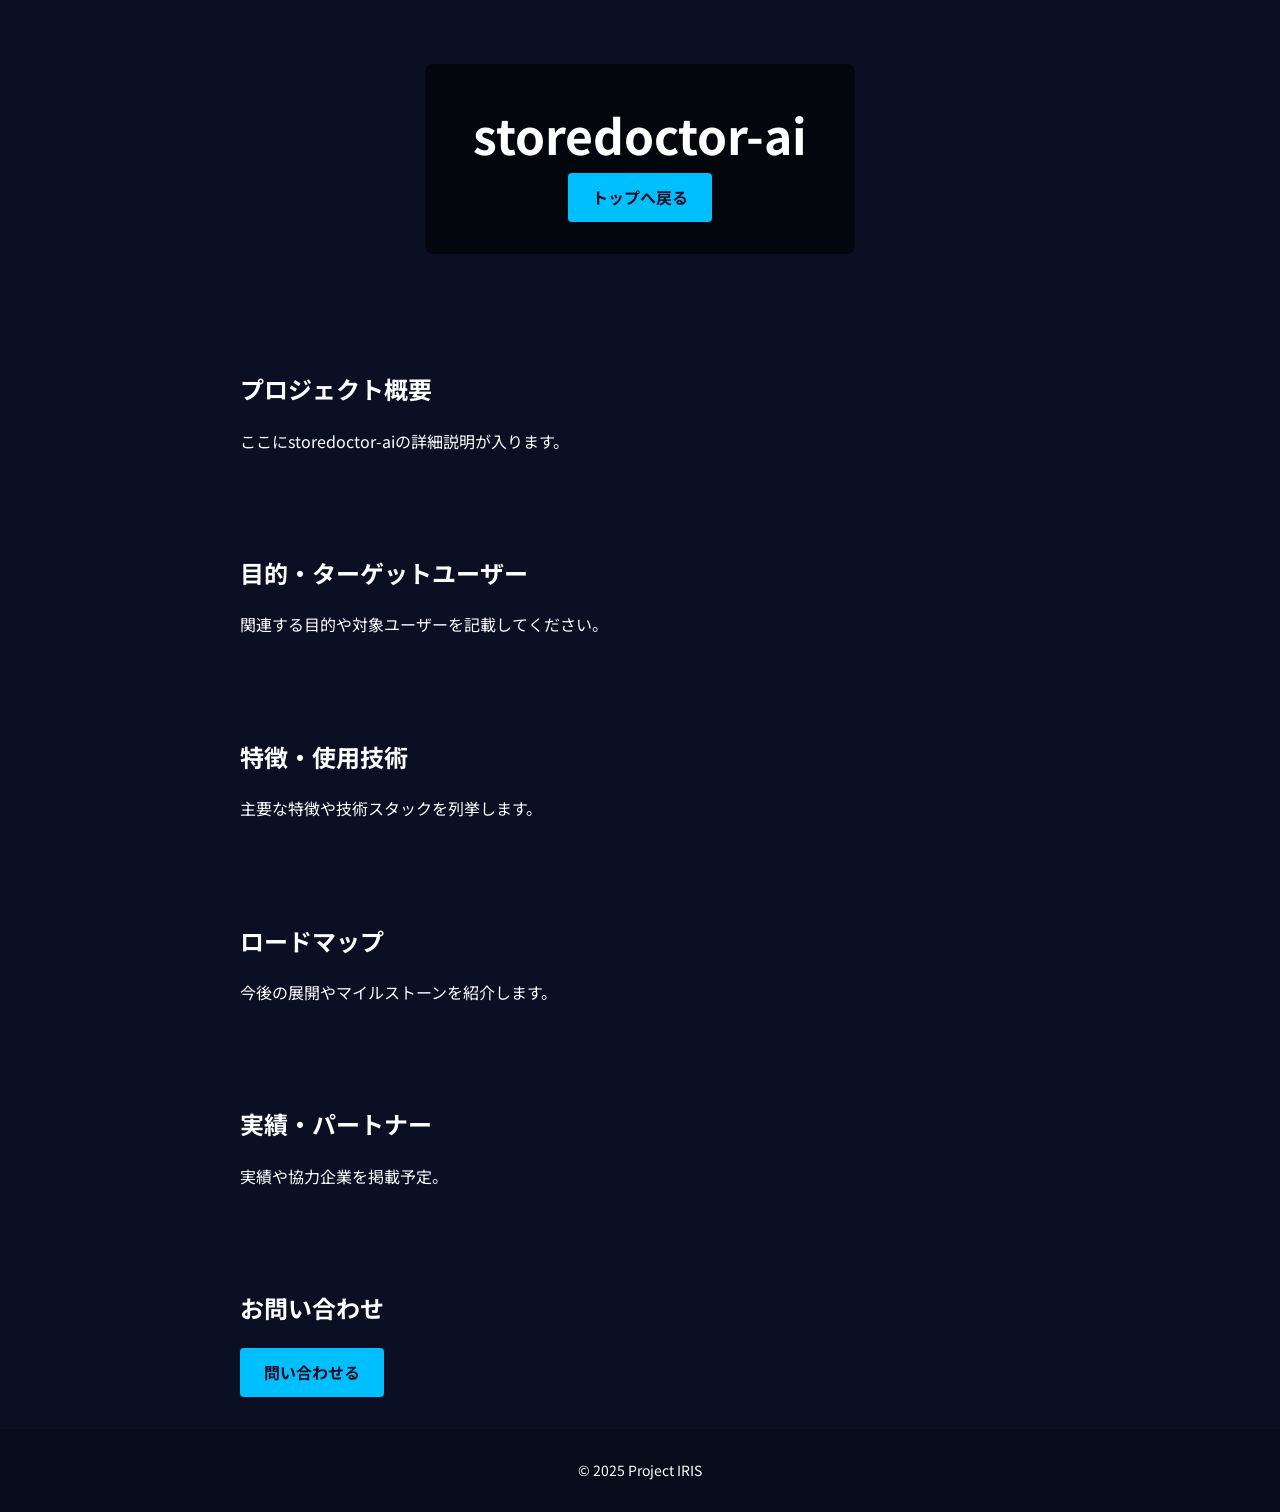
<file: projects/storedoctor-ai.html>
<!DOCTYPE html>
<html lang="ja">
<head>
    <meta charset="UTF-8">
    <meta name="viewport" content="width=device-width, initial-scale=1.0">
    <title>Project IRIS - storedoctor-ai</title>
    <link rel="preconnect" href="https://fonts.googleapis.com">
    <link href="https://fonts.googleapis.com/css2?family=Roboto:wght@400;700&family=Inter:wght@400;700&family=Noto+Sans+JP:wght@400;700&display=swap" rel="stylesheet">
    <link rel="stylesheet" href="../style.css">
</head>
<body>
    <header class="hero">
        <div class="hero-inner">
            <h1>storedoctor-ai</h1>
            <a href="../index.html" class="cta">トップへ戻る</a>
        </div>
    </header>
    <main>
        <section class="concept">
            <h2>プロジェクト概要</h2>
            <p>ここにstoredoctor-aiの詳細説明が入ります。</p>
        </section>
        <section class="concept">
            <h2>目的・ターゲットユーザー</h2>
            <p>関連する目的や対象ユーザーを記載してください。</p>
        </section>
        <section class="concept">
            <h2>特徴・使用技術</h2>
            <p>主要な特徴や技術スタックを列挙します。</p>
        </section>
        <section class="concept">
            <h2>ロードマップ</h2>
            <p>今後の展開やマイルストーンを紹介します。</p>
        </section>
        <section class="concept">
            <h2>実績・パートナー</h2>
            <p>実績や協力企業を掲載予定。</p>
        </section>
        <section class="contact">
            <h2>お問い合わせ</h2>
            <a href="mailto:info@example.com" class="cta">問い合わせる</a>
        </section>
    </main>
    <footer>
        <p>&copy; 2025 Project IRIS</p>
    </footer>
</body>
</html>
</file>
<file: style.css>
:root {
    --main-color: #0A0F24;
    --accent-color: #00BFFF;
    --accent-alt: #F5A623;
    --text-color: #ffffff;
}

body {
    margin: 0;
    font-family: 'Noto Sans JP', 'Inter', 'Roboto', sans-serif;
    background: var(--main-color);
    color: var(--text-color);
    line-height: 1.6;
}

.hero {
    background: url('https://via.placeholder.com/1600x900') center/cover no-repeat;
    text-align: center;
    padding: 4rem 1rem;
}
.hero-inner {
    background: rgba(0, 0, 0, 0.6);
    display: inline-block;
    padding: 2rem 3rem;
    border-radius: 8px;
}
.hero h1 {
    margin: 0;
    font-size: 3rem;
    font-weight: 700;
}
.tagline {
    margin: 0.5rem 0 1.5rem;
    font-size: 1.25rem;
}
.cta {
    display: inline-block;
    padding: 0.75rem 1.5rem;
    background: var(--accent-color);
    color: var(--main-color);
    border-radius: 4px;
    text-decoration: none;
    font-weight: 700;
}
.projects {
    padding: 3rem 1rem;
    text-align: center;
}
.project-grid {
    display: grid;
    grid-template-columns: repeat(auto-fit, minmax(220px, 1fr));
    gap: 1.5rem;
    margin-top: 2rem;
}
.project-card {
    background: #11162e;
    padding: 1.5rem;
    border-radius: 6px;
}
.project-card h3 {
    margin-top: 0;
    color: var(--accent-color);
}
.project-card a {
    color: var(--accent-alt);
    text-decoration: none;
}
.concept, .news, .contact {
    padding: 2rem 1rem;
    max-width: 800px;
    margin: 0 auto;
}
.concept .catch {
    font-size: 1.5rem;
    font-weight: bold;
    margin-bottom: 0.5rem;
}
.news ul {
    list-style: disc;
    padding-left: 1.5rem;
    text-align: left;
}
footer {
    text-align: center;
    padding: 1rem 0;
    background: #080b1a;
    font-size: 0.875rem;
}
@media (max-width: 600px) {
    .hero h1 {
        font-size: 2rem;
    }
}
</file>
